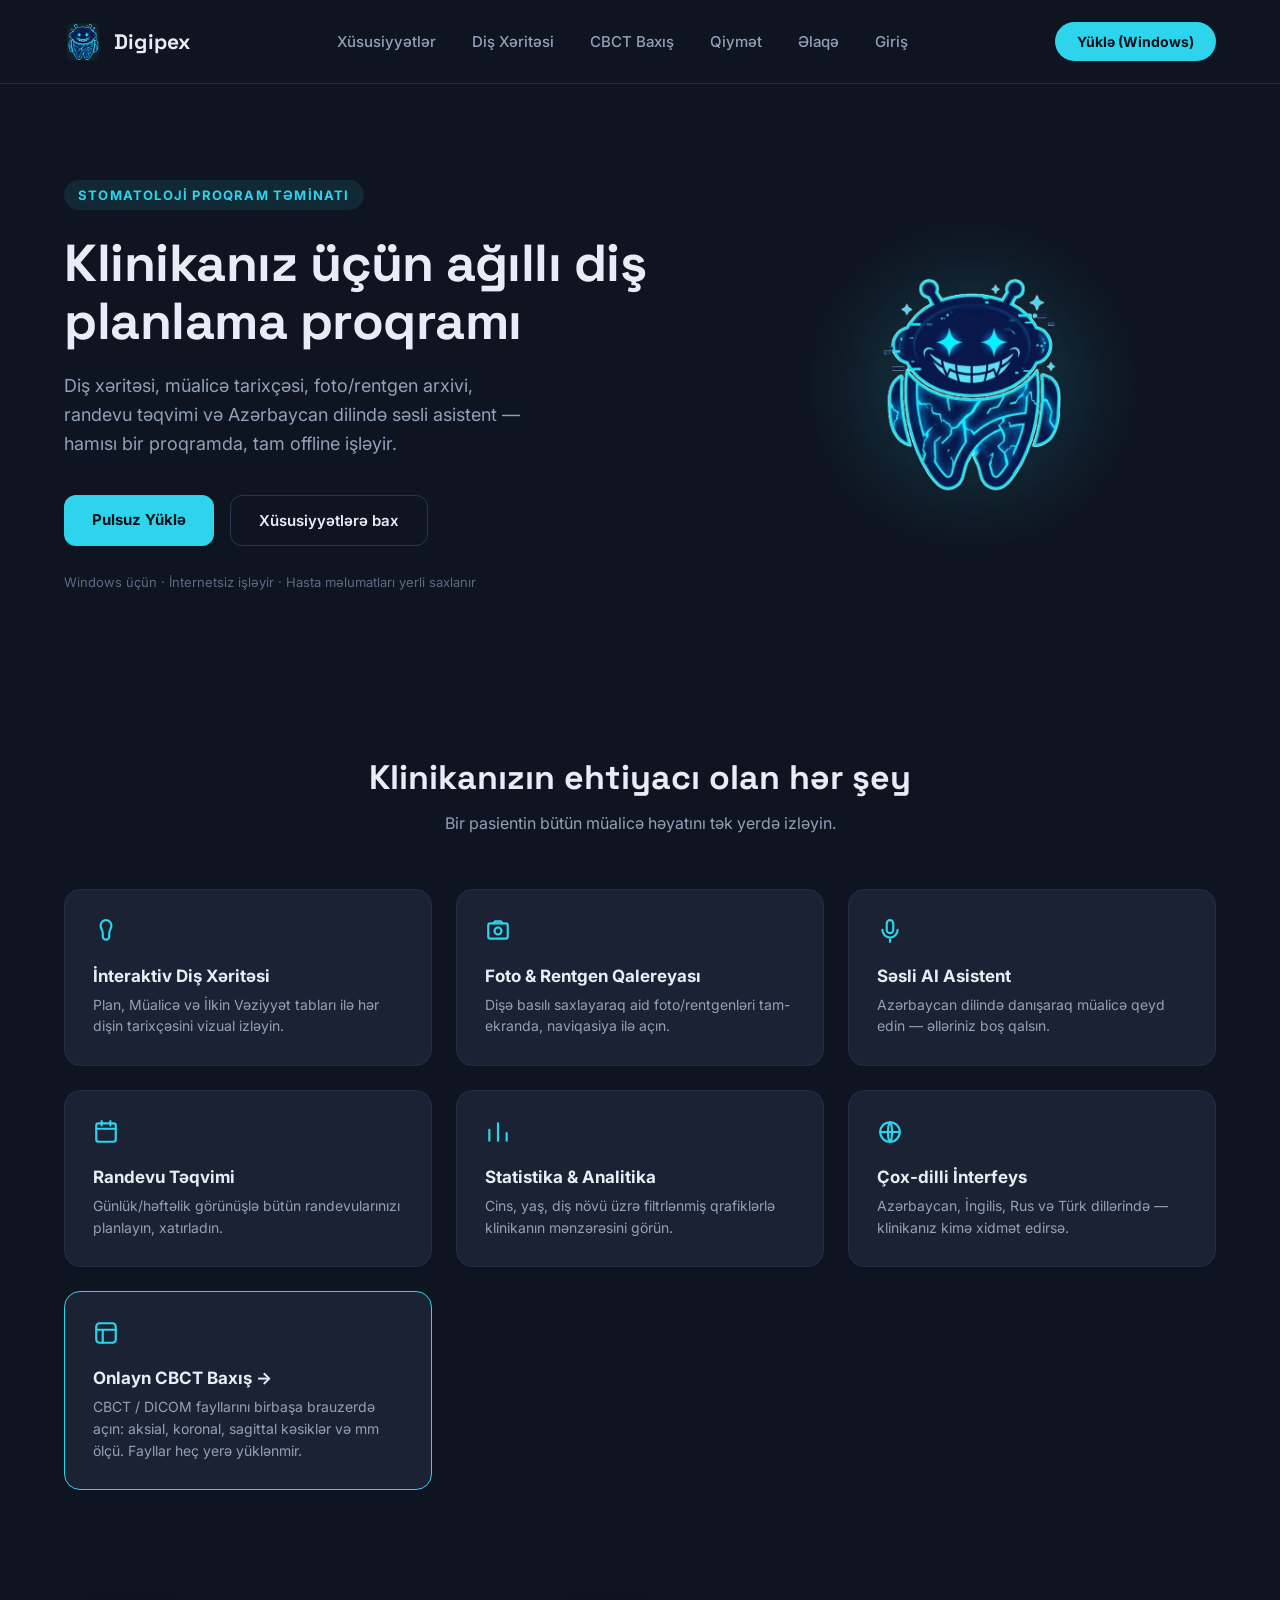
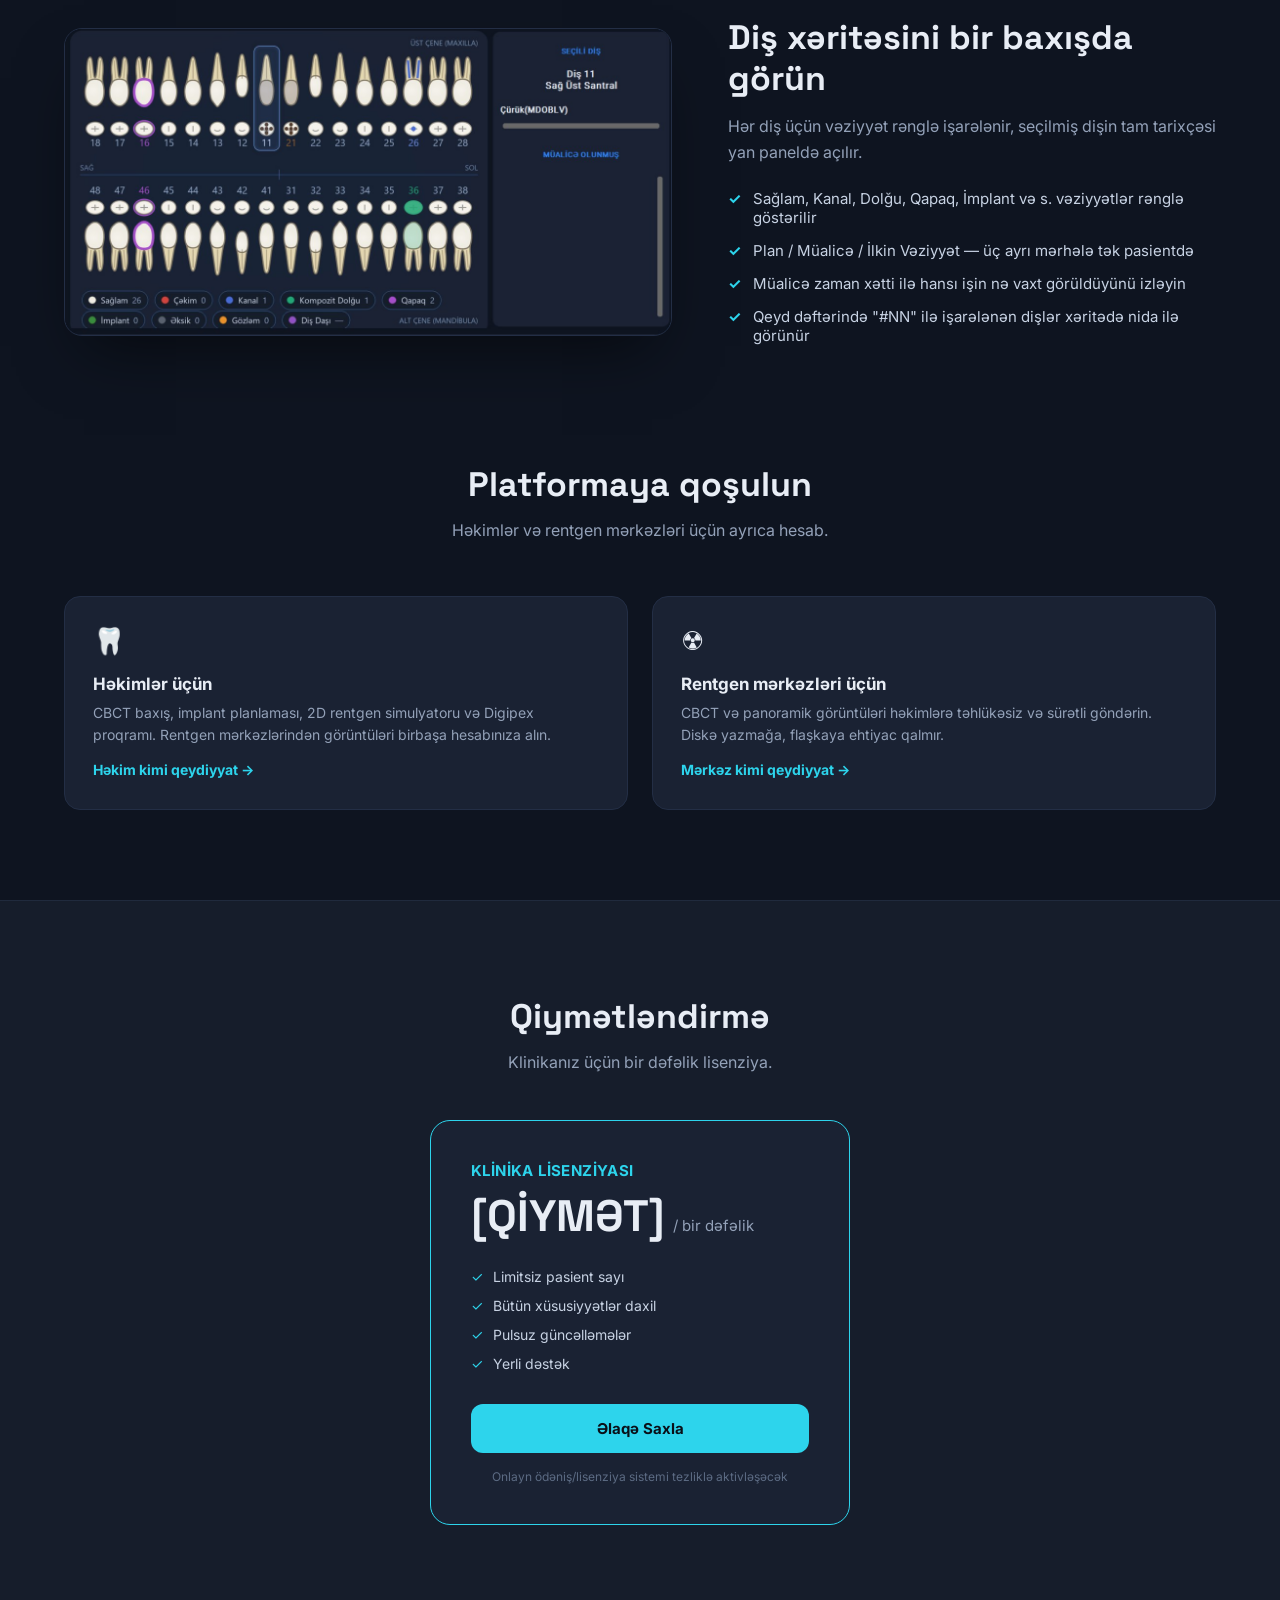
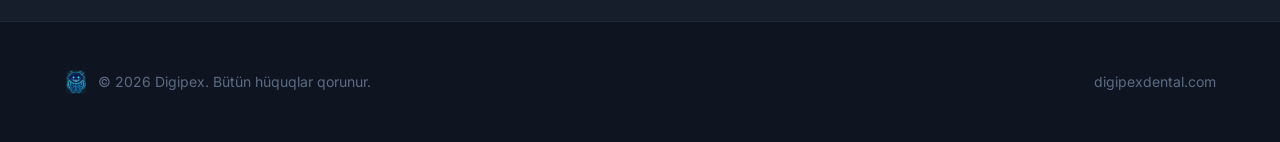
<file: index.html>
<!DOCTYPE html>
<html lang="az">
<head>
<meta charset="utf-8">
<meta name="viewport" content="width=device-width, initial-scale=1">
<title>Digipex Dental — Ağıllı Diş Planlama Proqramı</title>
<meta name="description" content="Digipex — diş xəritəsi, müalicə tarixçəsi, foto/rentgen arxivi, randevu təqvimi və Azərbaycan dilində səsli asistent bir proqramda.">
<meta property="og:title" content="Digipex Dental — Ağıllı Diş Planlama Proqramı">
<meta property="og:description" content="Stomatoloqlar üçün diş planlama proqramı.">
<meta property="og:image" content="https://digipexdental.com/digipex-mascot.jpg">
<meta property="og:url" content="https://digipexdental.com/">
<link rel="icon" type="image/png" href="favicon.png">
<link rel="preconnect" href="https://fonts.googleapis.com">
<link rel="preconnect" href="https://fonts.gstatic.com" crossorigin>
<link href="https://fonts.googleapis.com/css2?family=Inter:wght@400;500;600;700;800&family=Space+Grotesk:wght@500;600;700&display=swap" rel="stylesheet">
<style>
  *{box-sizing:border-box}
  html{scroll-behavior:smooth}
  body{margin:0;background:#0E1420;color:#E8EDF5;font-family:'Inter',system-ui,sans-serif;overflow-x:hidden;-webkit-font-smoothing:antialiased}
  a{color:#2DD4EC;text-decoration:none}
  a:hover{color:#56E3F5}
  .sg{font-family:'Space Grotesk',sans-serif}
  .wrap{max-width:1312px;margin:0 auto;padding-left:64px;padding-right:64px}

  .btn-primary{background:#2DD4EC;color:#0A1018 !important;font-weight:700;transition:background .15s ease,transform .15s ease;display:inline-block}
  .btn-primary:hover{background:#56E3F5;transform:translateY(-1px)}
  .btn-ghost{border:1px solid #2A3650;color:#E8EDF5 !important;font-weight:600;display:inline-block;transition:background .15s}
  .btn-ghost:hover{background:rgba(45,212,236,.10)}

  header{display:flex;flex-wrap:wrap;align-items:center;justify-content:space-between;gap:20px;padding:22px 64px;border-bottom:1px solid #202A3D}
  .brand{display:flex;align-items:center;gap:12px;color:#E8EDF5 !important}
  .brand img{width:38px;height:38px;object-fit:contain;border-radius:8px}
  .brand span{font-weight:700;font-size:21px;letter-spacing:.2px}
  nav{display:flex;align-items:center;gap:36px;flex-wrap:wrap}
  .navlink{color:#93A1B8 !important;font-size:15px;font-weight:500}
  .navlink:hover{color:#E8EDF5 !important}
  .nav-cta{font-size:14px;padding:11px 22px;border-radius:999px;white-space:nowrap}

  .hero{display:flex;flex-wrap:wrap;align-items:center;gap:56px;padding-top:96px;padding-bottom:80px}
  .hero-text{flex:1 1 480px;min-width:0}
  .pill{display:inline-block;background:rgba(45,212,236,.10);color:#2DD4EC;font-size:13px;font-weight:700;letter-spacing:1.2px;padding:7px 14px;border-radius:999px;margin-bottom:24px}
  h1{font-size:52px;line-height:1.12;font-weight:700;margin:0 0 22px;letter-spacing:-.5px}
  .lead{font-size:18px;line-height:1.6;color:#93A1B8;margin:0 0 36px;max-width:480px}
  .cta-row{display:flex;flex-wrap:wrap;gap:16px;margin-bottom:28px}
  .cta-row a{font-size:15px;padding:15px 28px;border-radius:12px}
  .fine{font-size:13px;color:#5C6B83;margin:0}
  .hero-art{flex:1 1 360px;min-width:0;display:flex;justify-content:center}
  .glow{position:relative;width:340px;height:340px;display:flex;align-items:center;justify-content:center}
  .glow::before{content:"";position:absolute;inset:0;background:radial-gradient(circle,rgba(45,212,236,.22) 0%,rgba(45,212,236,0) 70%)}
  .glow img{position:relative;width:300px;height:auto;-webkit-mask-image:radial-gradient(circle,#000 55%,transparent 72%);mask-image:radial-gradient(circle,#000 55%,transparent 72%)}

  section.features{padding-top:88px;padding-bottom:88px}
  .sec-head{text-align:center;max-width:620px;margin:0 auto 56px}
  h2{font-size:34px;font-weight:700;margin:0 0 14px;line-height:1.2}
  .sec-head p{font-size:16px;color:#93A1B8;margin:0}
  .grid{display:grid;grid-template-columns:repeat(auto-fit,minmax(280px,1fr));gap:24px}
  .feat-card{background:#1A2233;border:1px solid #232E45;border-radius:16px;padding:28px;transition:border-color .15s ease,transform .15s ease}
  .feat-card:hover{border-color:#2DD4EC;transform:translateY(-2px)}
  .feat-card h3{font-size:17px;font-weight:700;margin:18px 0 8px}
  .feat-card p{font-size:14px;line-height:1.55;color:#93A1B8;margin:0}

  .showcase{padding-top:40px;padding-bottom:100px;display:flex;flex-wrap:wrap-reverse;align-items:center;gap:56px}
  .shot{flex:1 1 520px;min-width:0;border-radius:18px;overflow:hidden;border:1px solid #232E45;box-shadow:0 30px 60px -20px rgba(0,0,0,.55)}
  .shot img{display:block;width:100%;height:auto}
  .show-text{flex:1 1 400px;min-width:0}
  .show-text>p{font-size:16px;line-height:1.6;color:#93A1B8;margin:0 0 24px}
  .checks{display:flex;flex-direction:column;gap:14px}
  .checks div{display:flex;align-items:flex-start;gap:12px;font-size:15px;color:#C7D2E3}
  .checks b{color:#2DD4EC;flex-shrink:0}

  .pricing{background:#161D2B;border-top:1px solid #202A3D;border-bottom:1px solid #202A3D;padding:96px 0}
  .plan{max-width:420px;margin:0 auto;background:#1A2233;border:1px solid #2DD4EC;border-radius:20px;padding:40px}
  .plan-label{font-size:15px;font-weight:700;color:#2DD4EC;letter-spacing:.4px;margin-bottom:8px}
  .plan-price{display:flex;align-items:baseline;gap:8px;margin-bottom:24px;flex-wrap:wrap}
  .plan-price .sg{font-size:44px;font-weight:700}
  .plan-price span:last-child{font-size:15px;color:#93A1B8}
  .plan-list{display:flex;flex-direction:column;gap:12px;margin-bottom:32px}
  .plan-list div{display:flex;gap:10px;font-size:14px;color:#C7D2E3}
  .plan-list b{color:#2DD4EC;font-weight:400}
  .plan .btn-primary{display:block;text-align:center;font-size:15px;padding:15px;border-radius:12px}
  .plan .note{font-size:12px;color:#5C6B83;text-align:center;margin:16px 0 0}

  footer{padding:48px 64px;display:flex;flex-wrap:wrap;align-items:center;justify-content:space-between;gap:20px;font-size:14px;color:#5C6B83}
  footer .f-brand{display:flex;align-items:center;gap:10px}
  footer img{width:24px;height:24px;object-fit:contain;border-radius:5px}

  @media (max-width:760px){
    header{padding:16px 20px}
    nav{display:none}
    .wrap{padding-left:20px;padding-right:20px}
    .hero{padding-top:48px;padding-bottom:40px;gap:32px}
    h1{font-size:36px}
    h2{font-size:27px}
    .glow{width:260px;height:260px}.glow img{width:230px}
    section.features{padding-top:56px;padding-bottom:56px}
    .showcase{padding-bottom:64px;gap:32px}
    .pricing{padding:64px 0}
    .plan{padding:28px}
    footer{padding:32px 20px}
  }
</style>
</head>
<body>

<header>
  <a href="#" class="brand">
    <img src="digipex-logo.jpg" alt="Digipex loqo">
    <span class="sg">Digipex</span>
  </a>
  <nav>
    <a class="navlink" href="#features">Xüsusiyyətlər</a>
    <a class="navlink" href="#showcase">Diş Xəritəsi</a>
    <a class="navlink" href="cbct.html">CBCT Baxış</a>
    <a class="navlink" href="#pricing">Qiymət</a>
    <a class="navlink" href="#contact">Əlaqə</a>
    <a class="navlink" href="giris.html">Giriş</a>
  </nav>
  <a href="https://github.com/elikarayev8-lgtm/bluex-dental-planlama/releases/download/v1.3.0/BlueXDental_Setup.exe" class="btn-primary nav-cta">Yüklə (Windows)</a>
</header>

<main>
  <section class="hero wrap">
    <div class="hero-text">
      <div class="pill">STOMATOLOJİ PROQRAM TƏMİNATI</div>
      <h1 class="sg">Klinikanız üçün ağıllı diş planlama proqramı</h1>
      <p class="lead">Diş xəritəsi, müalicə tarixçəsi, foto/rentgen arxivi, randevu təqvimi və Azərbaycan dilində səsli asistent — hamısı bir proqramda, tam offline işləyir.</p>
      <div class="cta-row">
        <a href="https://github.com/elikarayev8-lgtm/bluex-dental-planlama/releases/download/v1.3.0/BlueXDental_Setup.exe" class="btn-primary">Pulsuz Yüklə</a>
        <a href="#features" class="btn-ghost">Xüsusiyyətlərə bax</a>
      </div>
      <p class="fine">Windows üçün · İnternetsiz işləyir · Hasta məlumatları yerli saxlanır</p>
    </div>
    <div class="hero-art">
      <div class="glow"><img src="digipex-mascot.jpg" alt="Digipex"></div>
    </div>
  </section>

  <section id="features" class="features wrap">
    <div class="sec-head">
      <h2 class="sg">Klinikanızın ehtiyacı olan hər şey</h2>
      <p>Bir pasientin bütün müalicə həyatını tək yerdə izləyin.</p>
    </div>
    <div class="grid">
      <div class="feat-card">
        <svg width="26" height="26" viewBox="0 0 24 24" fill="none" stroke="#2DD4EC" stroke-width="2" stroke-linecap="round" stroke-linejoin="round" aria-hidden="true"><path d="M12 2a5 5 0 0 1 5 5c0 3-2 4-2 7v3a3 3 0 0 1-6 0v-3c0-3-2-4-2-7a5 5 0 0 1 5-5Z"/></svg>
        <h3>İnteraktiv Diş Xəritəsi</h3>
        <p>Plan, Müalicə və İlkin Vəziyyət tabları ilə hər dişin tarixçəsini vizual izləyin.</p>
      </div>
      <div class="feat-card">
        <svg width="26" height="26" viewBox="0 0 24 24" fill="none" stroke="#2DD4EC" stroke-width="2" stroke-linecap="round" stroke-linejoin="round" aria-hidden="true"><rect x="3" y="5" width="18" height="14" rx="2"/><circle cx="12" cy="12" r="3.2"/><path d="M8 5l1.2-2h5.6L16 5"/></svg>
        <h3>Foto &amp; Rentgen Qalereyası</h3>
        <p>Dişə basılı saxlayaraq aid foto/rentgenləri tam-ekranda, naviqasiya ilə açın.</p>
      </div>
      <div class="feat-card">
        <svg width="26" height="26" viewBox="0 0 24 24" fill="none" stroke="#2DD4EC" stroke-width="2" stroke-linecap="round" stroke-linejoin="round" aria-hidden="true"><rect x="9" y="2" width="6" height="12" rx="3"/><path d="M5 11a7 7 0 0 0 14 0M12 18v4"/></svg>
        <h3>Səsli AI Asistent</h3>
        <p>Azərbaycan dilində danışaraq müalicə qeyd edin — əlləriniz boş qalsın.</p>
      </div>
      <div class="feat-card">
        <svg width="26" height="26" viewBox="0 0 24 24" fill="none" stroke="#2DD4EC" stroke-width="2" stroke-linecap="round" stroke-linejoin="round" aria-hidden="true"><rect x="3" y="4" width="18" height="17" rx="2"/><path d="M3 9h18M8 2v4M16 2v4"/></svg>
        <h3>Randevu Təqvimi</h3>
        <p>Günlük/həftəlik görünüşlə bütün randevularınızı planlayın, xatırladın.</p>
      </div>
      <div class="feat-card">
        <svg width="26" height="26" viewBox="0 0 24 24" fill="none" stroke="#2DD4EC" stroke-width="2" stroke-linecap="round" stroke-linejoin="round" aria-hidden="true"><path d="M4 20V10M12 20V4M20 20v-7"/></svg>
        <h3>Statistika &amp; Analitika</h3>
        <p>Cins, yaş, diş növü üzrə filtrlənmiş qrafiklərlə klinikanın mənzərəsini görün.</p>
      </div>
      <div class="feat-card">
        <svg width="26" height="26" viewBox="0 0 24 24" fill="none" stroke="#2DD4EC" stroke-width="2" stroke-linecap="round" stroke-linejoin="round" aria-hidden="true"><circle cx="12" cy="12" r="9"/><path d="M3 12h18M12 3c2.5 2.6 2.5 15.4 0 18M12 3c-2.5 2.6-2.5 15.4 0 18"/></svg>
        <h3>Çox-dilli İnterfeys</h3>
        <p>Azərbaycan, İngilis, Rus və Türk dillərində — klinikanız kimə xidmət edirsə.</p>
      </div>
      <a class="feat-card" href="cbct.html" style="display:block;color:inherit;border-color:#2DD4EC">
        <svg width="26" height="26" viewBox="0 0 24 24" fill="none" stroke="#2DD4EC" stroke-width="2" stroke-linecap="round" stroke-linejoin="round" aria-hidden="true"><rect x="3" y="3" width="18" height="18" rx="3"/><path d="M3 9h18M9 21V9"/></svg>
        <h3>Onlayn CBCT Baxış →</h3>
        <p>CBCT / DICOM fayllarını birbaşa brauzerdə açın: aksial, koronal, sagittal kəsiklər və mm ölçü. Fayllar heç yerə yüklənmir.</p>
      </a>
    </div>
  </section>

  <section id="showcase" class="showcase wrap">
    <div class="shot"><img src="dis-xeritesi.jpg" alt="Digipex diş xəritəsi ekranı" loading="lazy"></div>
    <div class="show-text">
      <h2 class="sg">Diş xəritəsini bir baxışda görün</h2>
      <p>Hər diş üçün vəziyyət rənglə işarələnir, seçilmiş dişin tam tarixçəsi yan paneldə açılır.</p>
      <div class="checks">
        <div><b>✓</b><span>Sağlam, Kanal, Dolğu, Qapaq, İmplant və s. vəziyyətlər rənglə göstərilir</span></div>
        <div><b>✓</b><span>Plan / Müalicə / İlkin Vəziyyət — üç ayrı mərhələ tək pasientdə</span></div>
        <div><b>✓</b><span>Müalicə zaman xətti ilə hansı işin nə vaxt görüldüyünü izləyin</span></div>
        <div><b>✓</b><span>Qeyd dəftərində "#NN" ilə işarələnən dişlər xəritədə nida ilə görünür</span></div>
      </div>
    </div>
  </section>

  <section id="join" class="wrap" style="padding-top:20px;padding-bottom:90px">
    <div class="sec-head"><h2 class="sg">Platformaya qoşulun</h2><p>Həkimlər və rentgen mərkəzləri üçün ayrıca hesab.</p></div>
    <div class="grid" style="grid-template-columns:repeat(auto-fit,minmax(300px,1fr))">
      <a class="feat-card" href="qeydiyyat.html" style="display:block;color:inherit">
        <div style="font-size:26px">🦷</div><h3>Həkimlər üçün</h3>
        <p>CBCT baxış, implant planlaması, 2D rentgen simulyatoru və Digipex proqramı. Rentgen mərkəzlərindən görüntüləri birbaşa hesabınıza alın.</p>
        <p style="color:#2DD4EC;font-weight:700;margin-top:14px">Həkim kimi qeydiyyat →</p></a>
      <a class="feat-card" href="qeydiyyat.html?rol=merkez" style="display:block;color:inherit">
        <div style="font-size:26px">☢️</div><h3>Rentgen mərkəzləri üçün</h3>
        <p>CBCT və panoramik görüntüləri həkimlərə təhlükəsiz və sürətli göndərin. Diskə yazmağa, flaşkaya ehtiyac qalmır.</p>
        <p style="color:#2DD4EC;font-weight:700;margin-top:14px">Mərkəz kimi qeydiyyat →</p></a>
    </div>
  </section>

  <section id="pricing" class="pricing">
    <div class="wrap">
      <div class="sec-head" style="margin-bottom:48px">
        <h2 class="sg">Qiymətləndirmə</h2>
        <p>Klinikanız üçün bir dəfəlik lisenziya.</p>
      </div>
      <div class="plan">
        <div class="plan-label">KLİNİKA LİSENZİYASI</div>
        <div class="plan-price"><span class="sg">[QİYMƏT]</span><span>/ bir dəfəlik</span></div>
        <div class="plan-list">
          <div><b>✓</b> Limitsiz pasient sayı</div>
          <div><b>✓</b> Bütün xüsusiyyətlər daxil</div>
          <div><b>✓</b> Pulsuz güncəlləmələr</div>
          <div><b>✓</b> Yerli dəstək</div>
        </div>
        <a href="#contact" class="btn-primary">Əlaqə Saxla</a>
        <p class="note">Onlayn ödəniş/lisenziya sistemi tezliklə aktivləşəcək</p>
      </div>
    </div>
  </section>
</main>

<footer id="contact">
  <div class="f-brand">
    <img src="digipex-logo.jpg" alt="">
    <span>© 2026 Digipex. Bütün hüquqlar qorunur.</span>
  </div>
  <div>digipexdental.com</div>
</footer>

</body>
</html>
</file>
